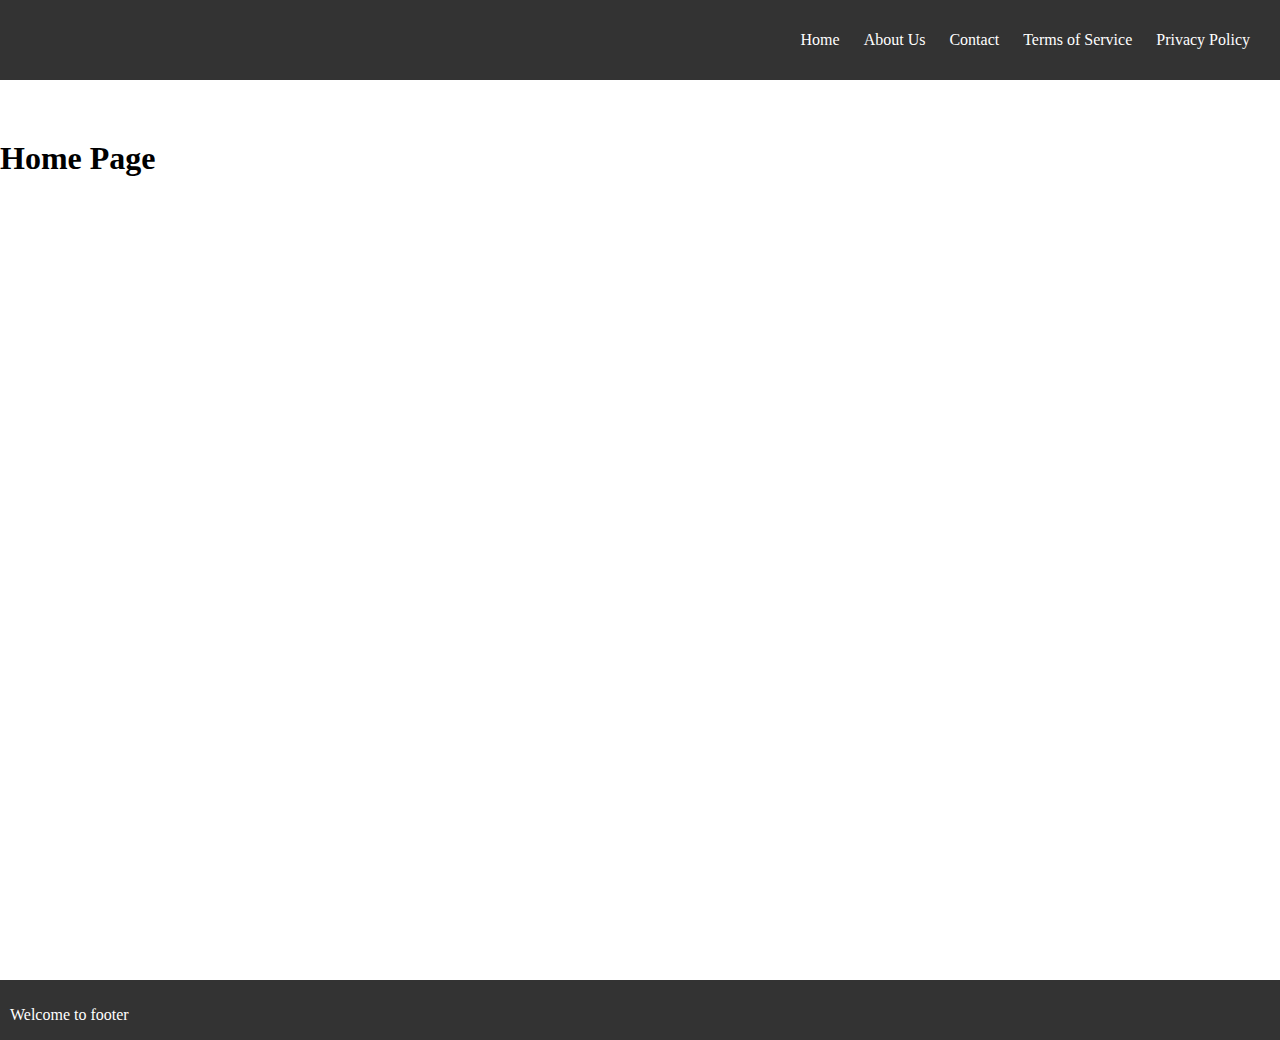
<file: index.html>
<!DOCTYPE html>
<html lang="en">
<head>
    <meta charset="UTF-8">
    <meta name="viewport" content="width=device-width, initial-scale=1.0">
    <title>Document</title>
    <link rel="stylesheet" href="styles.css">

</head>
<body>

    <header>
        <nav>
            <ul>
                <li><a href="index.html">Home</a></li>
                <li><a href="about.html">About Us</a></li>
                <li><a href="contact.html">Contact</a></li>
                <li><a href="terms.html">Terms of Service</a></li>
                <li><a href="privacy.html">Privacy Policy</a></li>
            </ul>
        </nav>
    </header>

    <main>

        <h1> Home Page </h1>
       

    </main>

    <footer>
        <p> Welcome to footer</p>
    </footer>
    
</body>
</html>
</file>
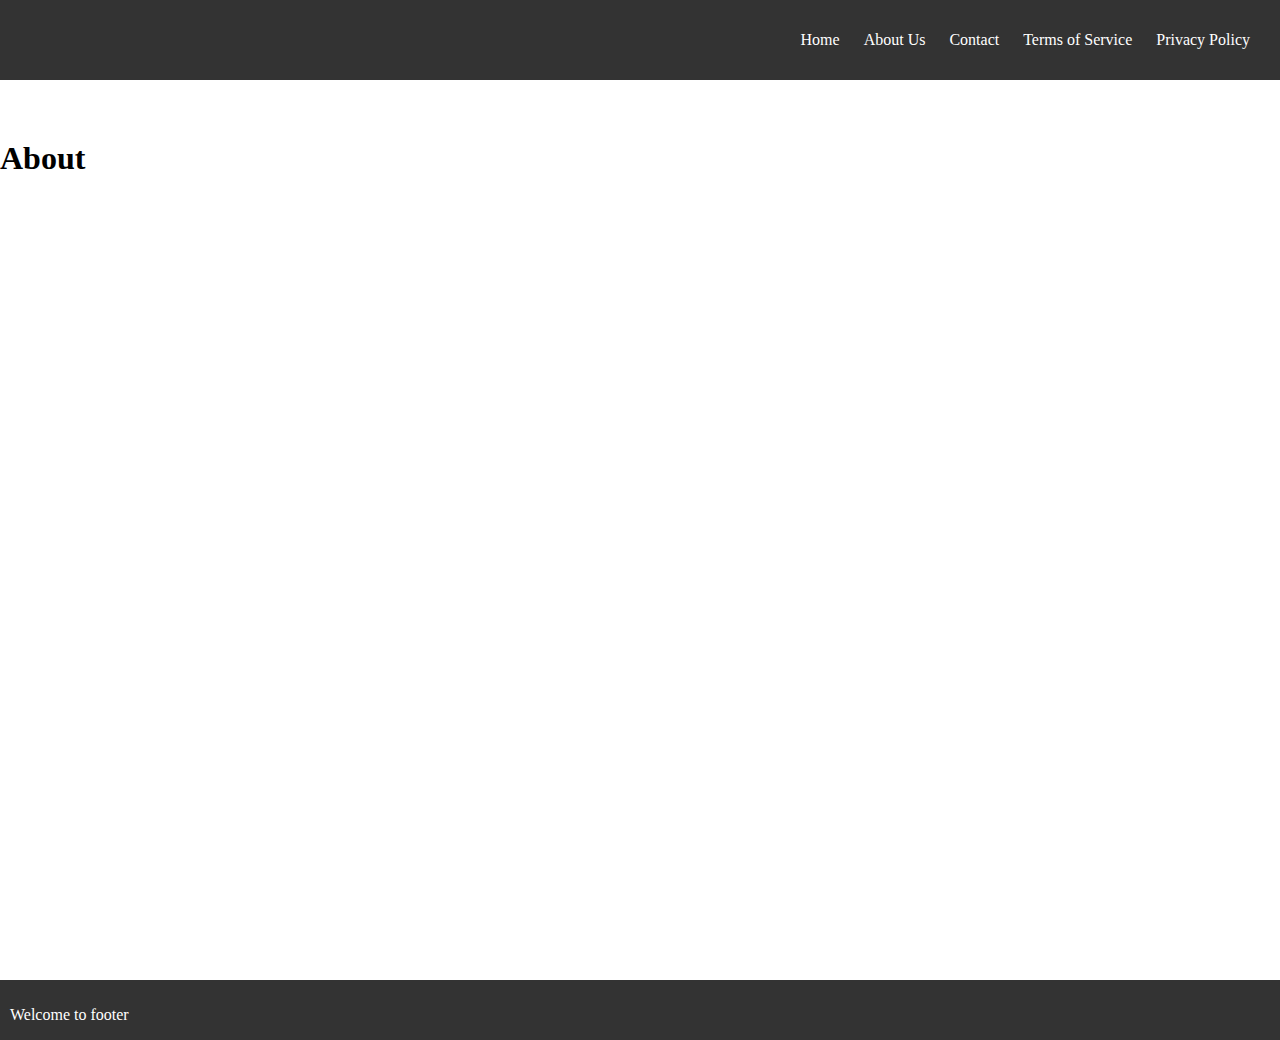
<file: about.html>
<!DOCTYPE html>
<html lang="en">
<head>
    <meta charset="UTF-8">
    <meta name="viewport" content="width=device-width, initial-scale=1.0">
    <title>Document</title>
    <link rel="stylesheet" href="styles.css">

</head>
<body>

    <header>
        <nav>
            <ul>
                <li><a href="index.html">Home</a></li>
                <li><a href="about.html">About Us</a></li>
                <li><a href="contact.html">Contact</a></li>
                <li><a href="terms.html">Terms of Service</a></li>
                <li><a href="privacy.html">Privacy Policy</a></li>
            </ul>
        </nav>
    </header>

    <main>

        <h1> About </h1>
       

    </main>

    <footer>
        <p> Welcome to footer</p>
    </footer>
    
</body>
</html>
</file>
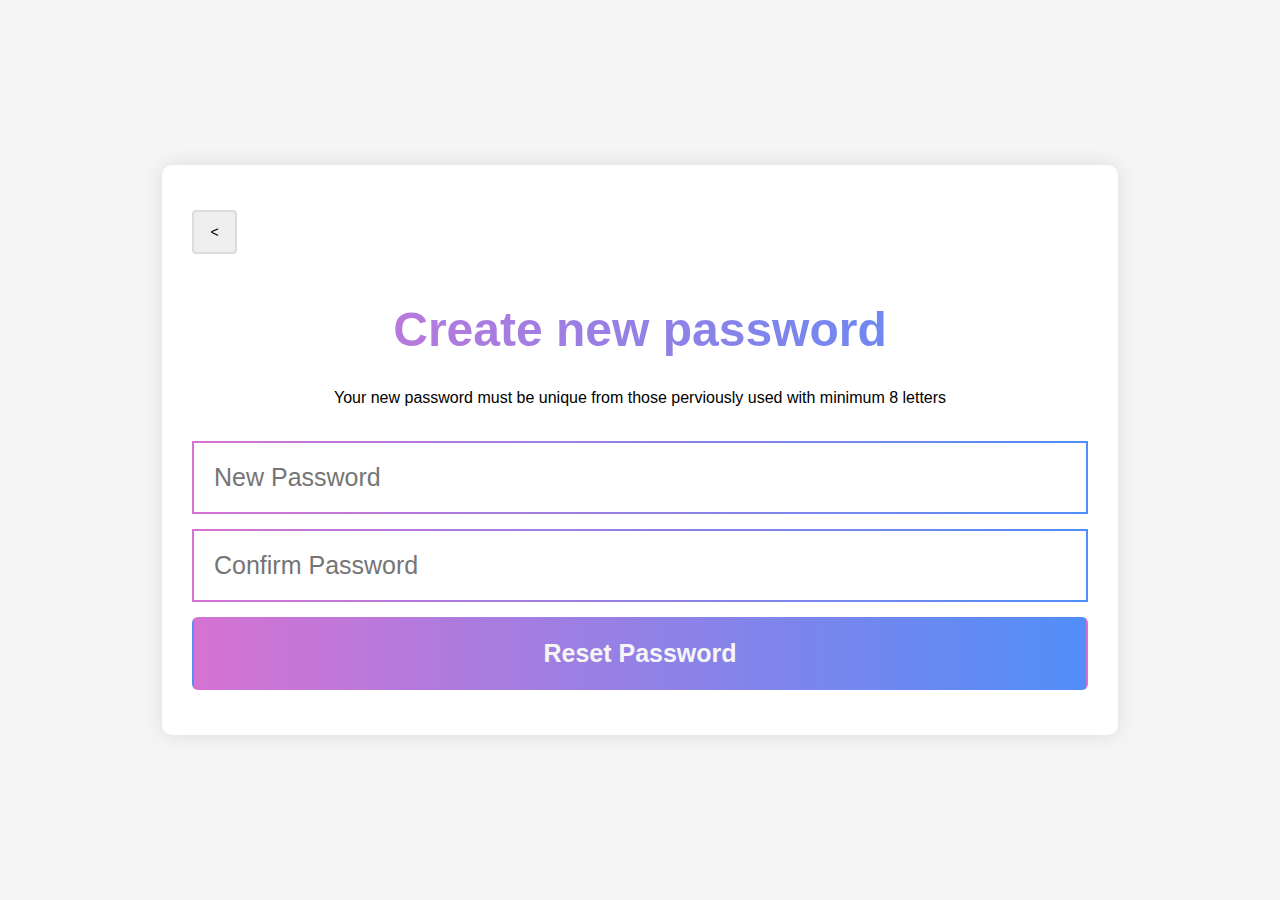
<file: changepassword.html>
<!DOCTYPE html>
<html lang="en">

<head>
    <meta charset="UTF-8">
    <meta name="viewport" content="width=device-width, initial-scale=1.0">
    <title>Login  Form</title>
    <link rel="stylesheet" href="forgotpassword-style.css">
</head>

<body>
    <div class="container">
        <div class="registration-form">
            <div class="above">
            <div class="registration-form-button">
            <button class="back-button">&lt;</button>
            </div>
            <h1 class="top-text">Create new password </h1>

            <p>Your new password must be unique from those perviously used with minimum 8 letters</p>
            <br>

            <input class="input-field" type="password" name="password" placeholder="New Password" required>
            <input class="input-field" type="password" name="confirm-password" placeholder="Confirm Password" required>
            
            <br>
            <button type="submit" class="login-button">Reset Password</button>

            </div>

        </div>
    </div>
</body>

</html>
</file>
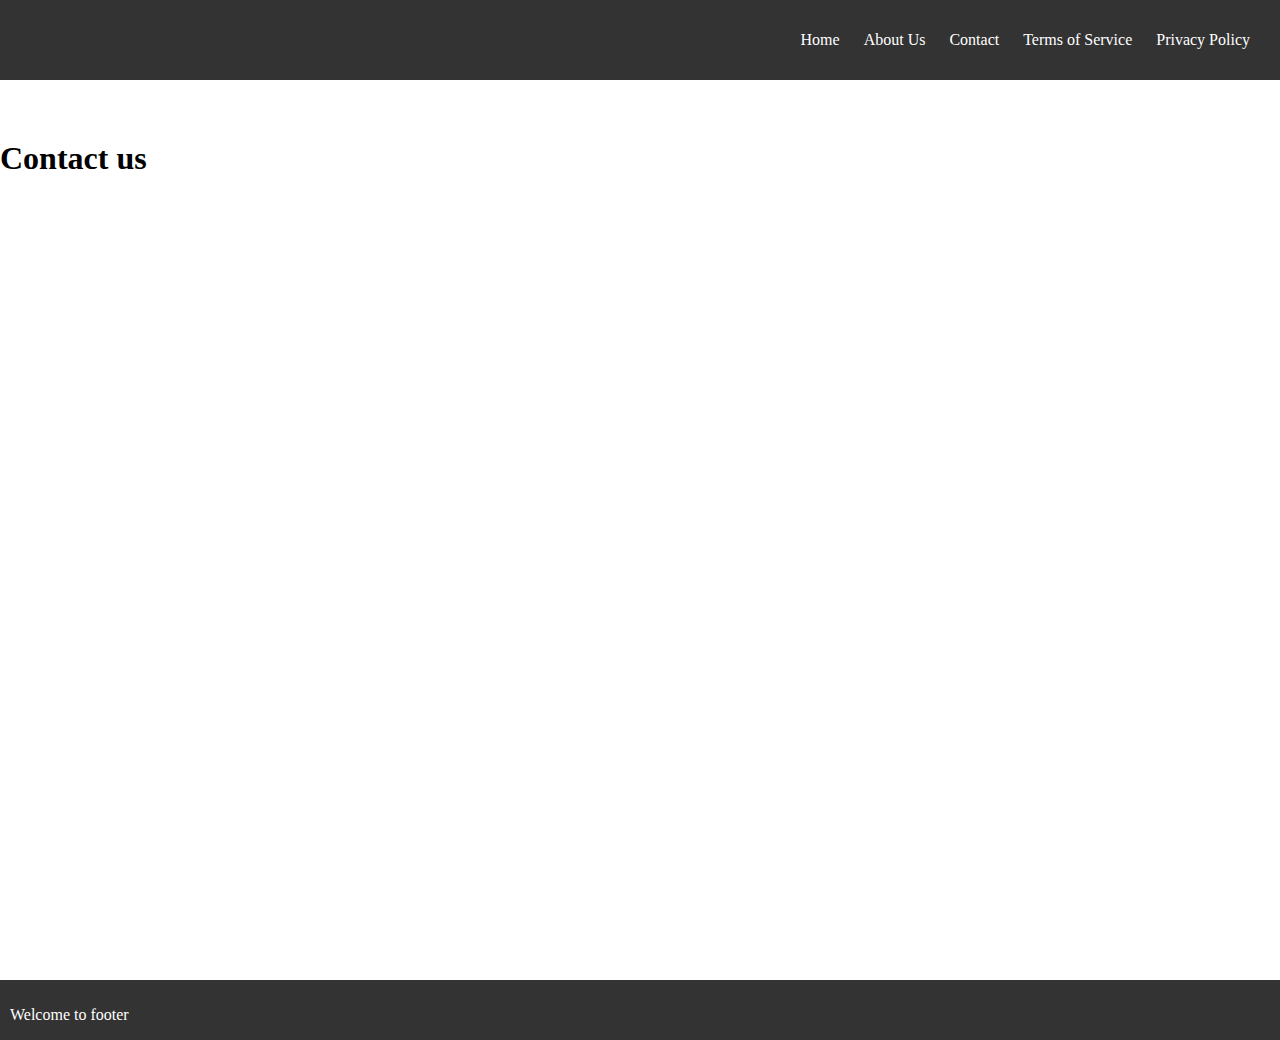
<file: contact.html>
<!DOCTYPE html>
<html lang="en">
<head>
    <meta charset="UTF-8">
    <meta name="viewport" content="width=device-width, initial-scale=1.0">
    <title>Document</title>
    <link rel="stylesheet" href="styles.css">

</head>
<body>

    <header>
        <nav>
            <ul>
                <li><a href="index.html">Home</a></li>
                <li><a href="about.html">About Us</a></li>
                <li><a href="contact.html">Contact</a></li>
                <li><a href="terms.html">Terms of Service</a></li>
                <li><a href="privacy.html">Privacy Policy</a></li>
            </ul>
        </nav>
    </header>

    <main>

        <h1> Contact us </h1>
       

    </main>

    <footer>
        <p> Welcome to footer</p>
    </footer>
    
</body>
</html>
</file>
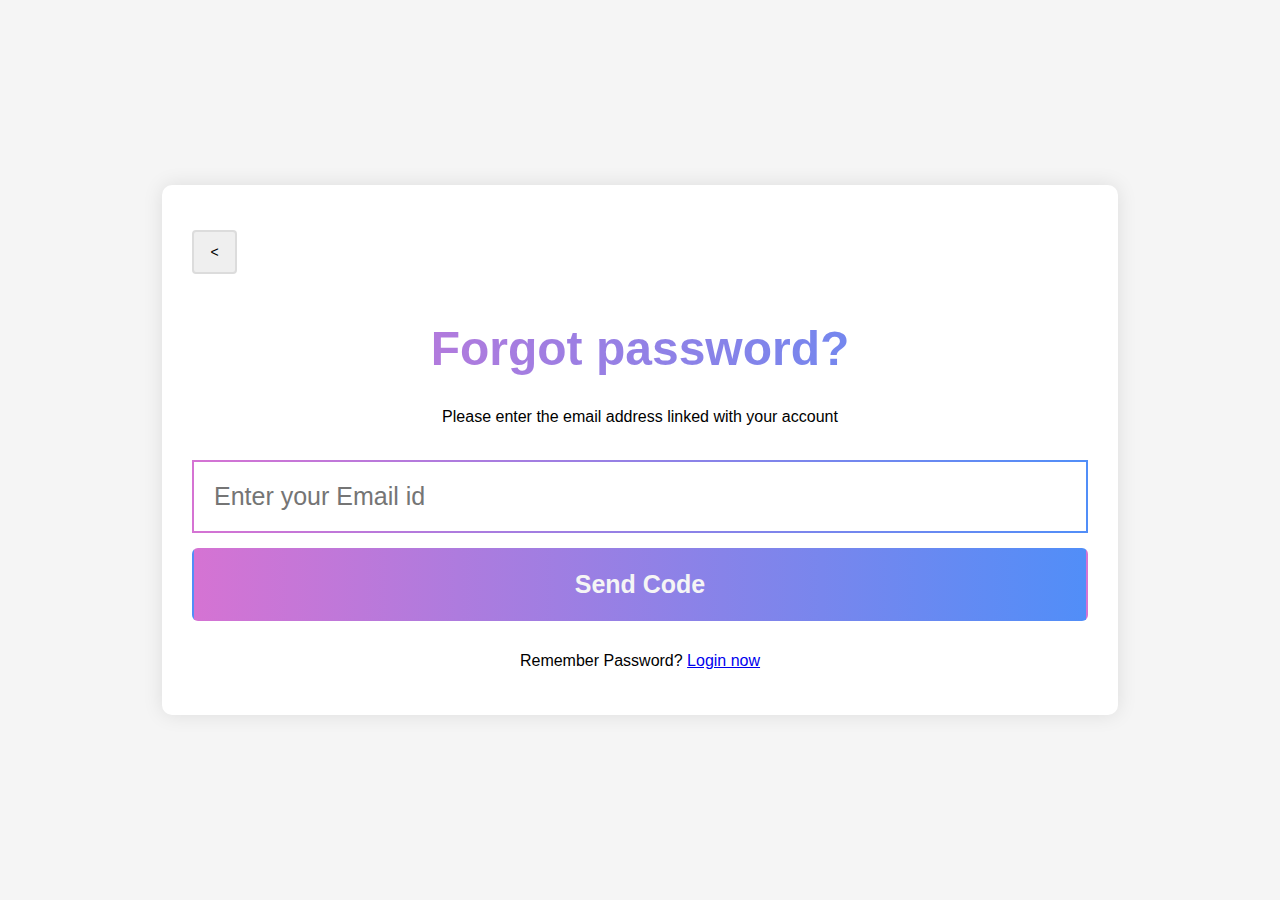
<file: forgot-password.html>
<!DOCTYPE html>
<html lang="en">

<head>
    <meta charset="UTF-8">
    <meta name="viewport" content="width=device-width, initial-scale=1.0">
    <title>Login  Form</title>
    <link rel="stylesheet" href="forgotpassword-style.css">
</head>

<body>
    <div class="container">
        <div class="registration-form">
            <div class="above">
            <div class="registration-form-button">
            <button class="back-button">&lt;</button>
            </div>
            <h1 class="top-text">Forgot password?</h1>

            <p>Please enter the email address linked with your account</p>
            <br>

            <input class="input-field" type="email" name="email" placeholder="Enter your Email id " required>
            
            <br>
            <button type="submit" class="login-button">Send Code</button>

            </div>

            <div class="below">
            
            <p class="login-link">Remember Password? <a href="loginpage.html">Login now</a></p>
           </div>
        </div>
    </div>
</body>

</html>
</file>
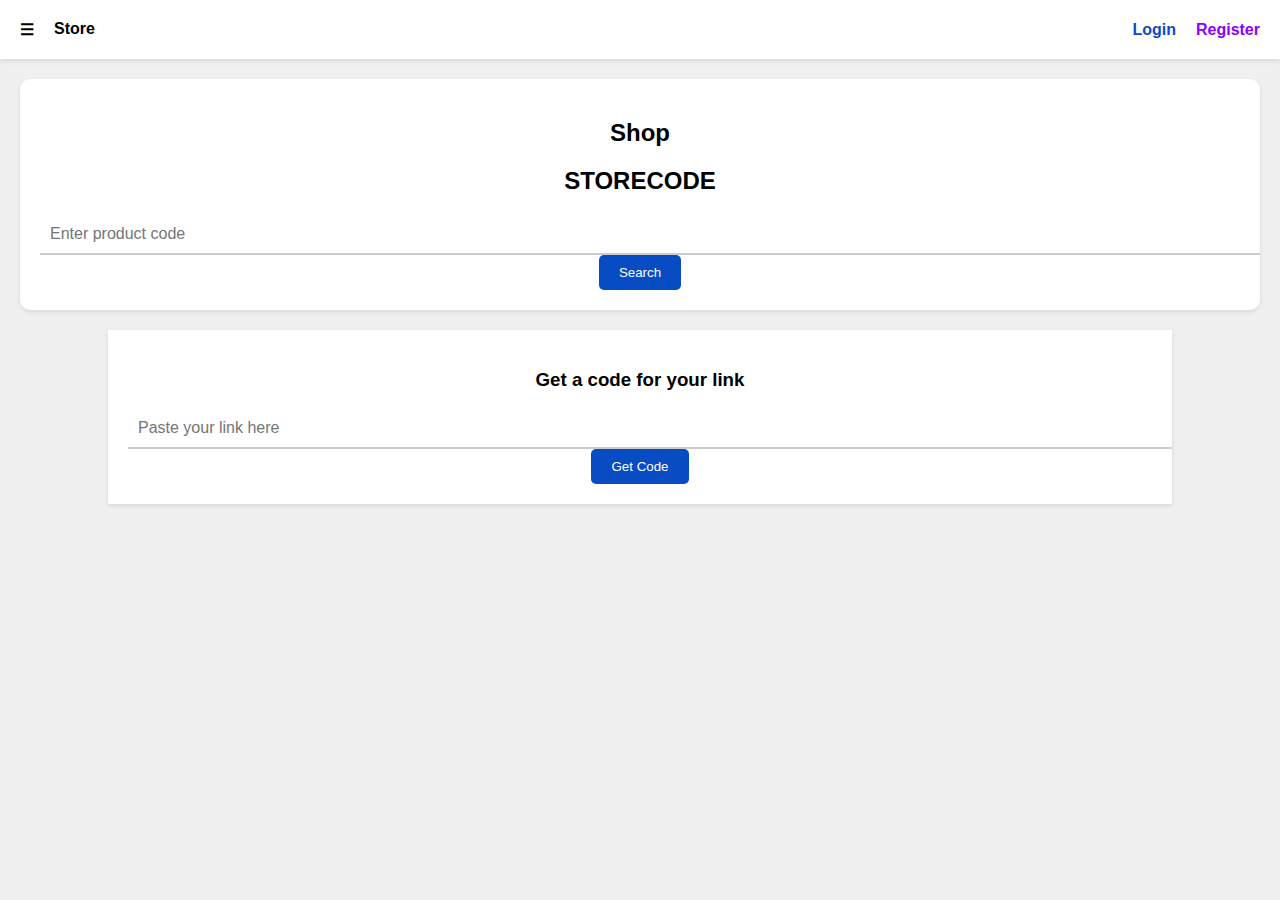
<file: HO.html>
<!DOCTYPE html>
<html lang="en">

<head>
    <meta charset="UTF-8">
    <meta name="viewport" content="width=device-width, initial-scale=1.0">
    <title>Mobile Screen Design</title>
    <link rel="stylesheet" href="styles11.css">

    
</head>

<body>
    <header>
        <div class="header-right"> 
        <div class="menu-icon">☰</div>
        <div class="store-icon">Store</div>
        
        </div>
        <div class="header-left">
        <div class="login-link">Login</div>
        <div class="register-link">Register</div>
       </div>
    </header>

    <div class="main-content">
        <div class="background-div background"></div>
        <!-- <div class="falling-div-left background"></div>
        <div class="falling-div-right background"></div> -->

        <div>
            <h2>Shop</h2>
            <h2>STORECODE</h2>
        </div>

        <div class="input-section">
            <input type="text" placeholder="Enter product code">
            <button class="search-button">Search</button>
        </div>
    </div>

    <div class="bottom-rectangle">
        <h3>Get a code for your link</h3>
        <input type="text" placeholder="Paste your link here">
        <button class="get-code-button" >Get Code</button>
    </div>

   
</body>

</html>
</file>
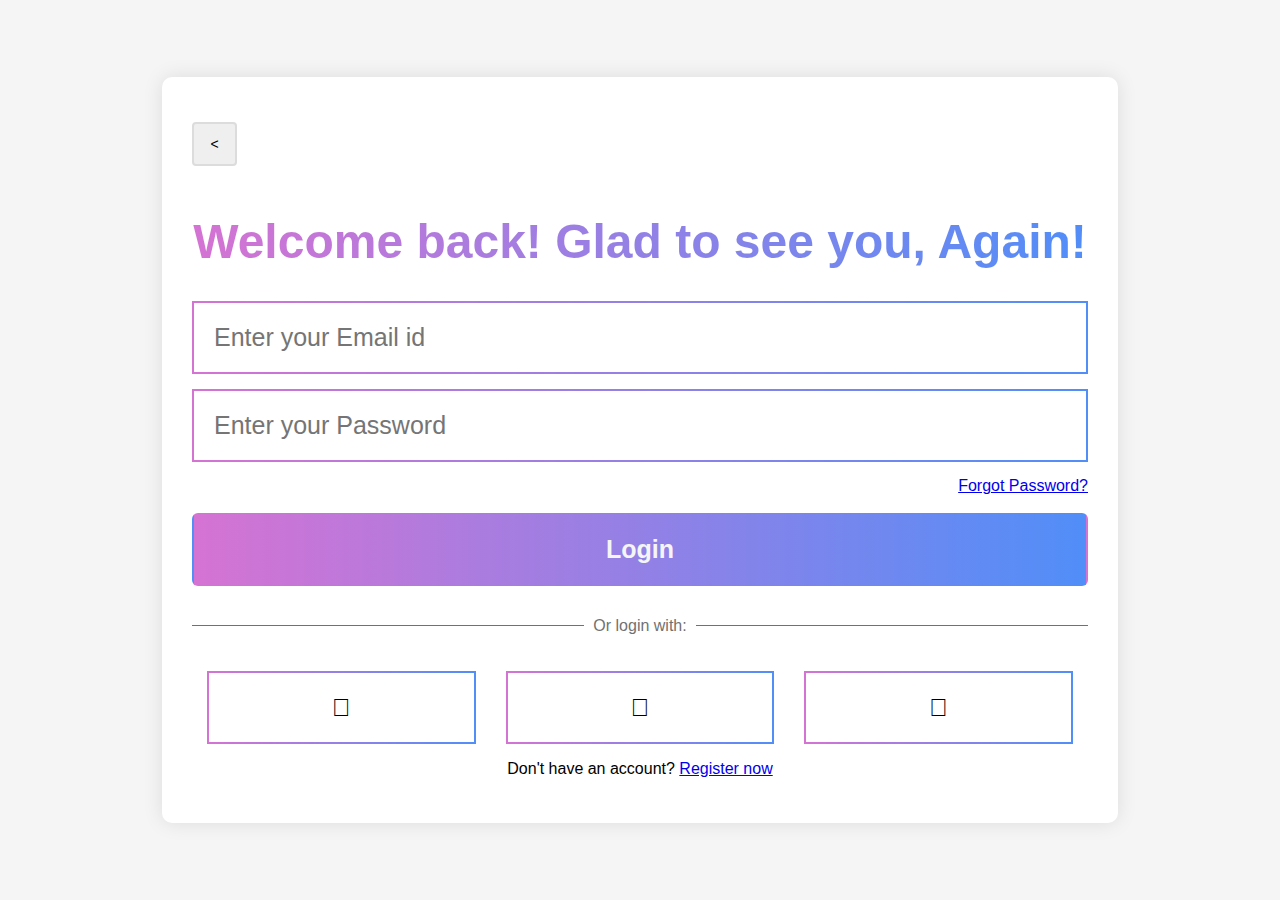
<file: loginpage.html>
<!DOCTYPE html>
<html lang="en">

<head>
    <meta charset="UTF-8">
    <meta name="viewport" content="width=device-width, initial-scale=1.0">
    <title>Login  Form</title>
    <link rel="stylesheet" href="loginpage-style.css">
</head>

<body>
    <div class="container">
        <div class="registration-form">
            <div class="registration-form-button">
            <button class="back-button">&lt;</button>
            </div>
            <h1 class="top-text">Welcome back! Glad to see you, Again!</h1>

            <input class="input-field" type="email" name="email" placeholder="Enter your Email id " required>
            <input class="input-field" type="password" name="password" placeholder="Enter your Password" required>
            <div class="forget-password">
                <a href="forgot-password.html">Forgot Password?</a>

            </div>
            <br>
            <button type="submit" class="login-button">Login</button>
            <div class="or-line">
                <hr>
                <p class="or-text">  &nbsp; Or login with: &nbsp; </p>
                <hr>
            </div>
            <div class="social-icons">
                <span class="social-icon">&#xf230;</span> 
                <span class="social-icon">&#xf16d;</span> 
                <span class="social-icon">&#xf179;</span> 
            </div>
            <p class="login-link">Don't have an account? <a href="register.html">Register now</a></p>
        </div>
    </div>
</body>

</html>
</file>
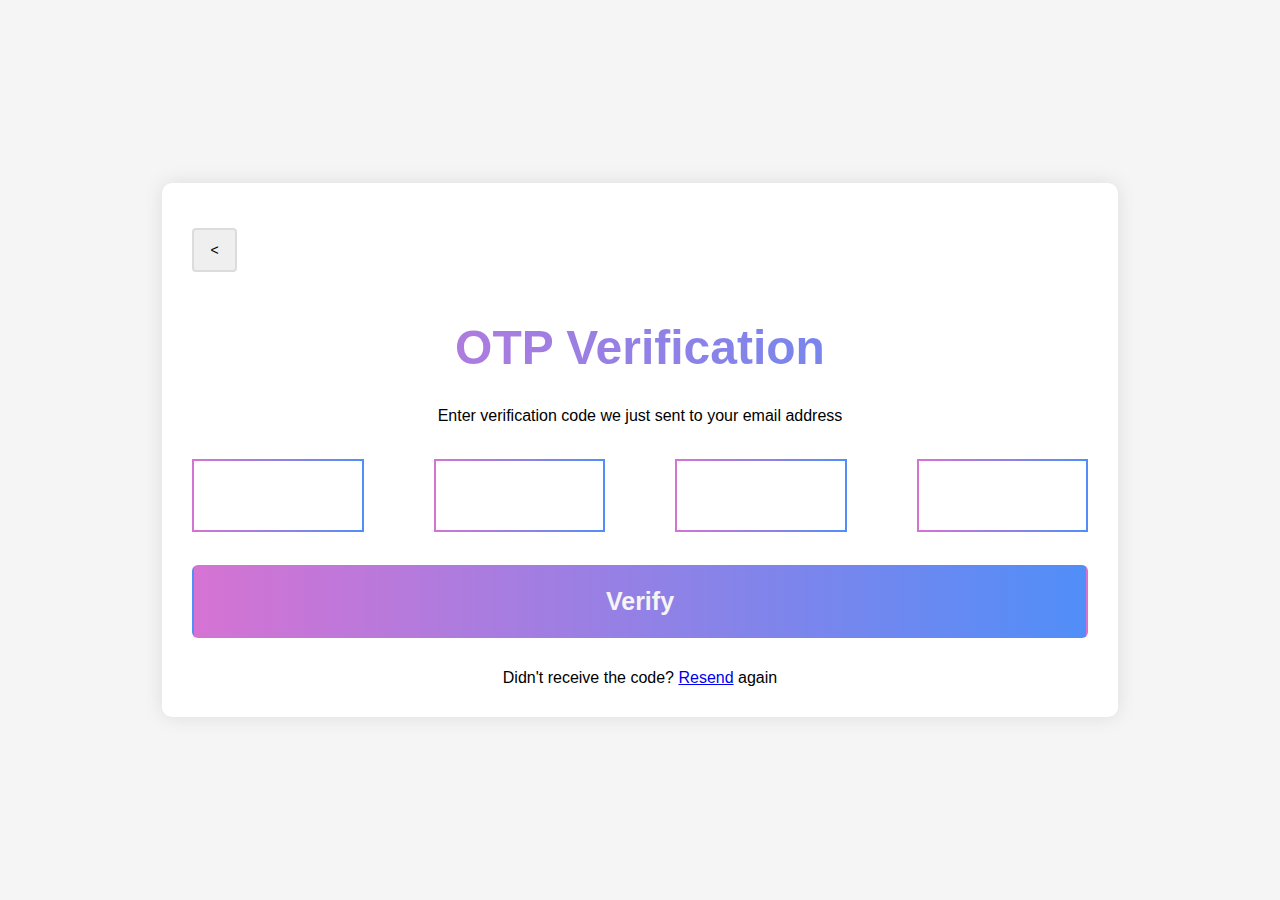
<file: otp-verification.html>
<!DOCTYPE html>
<html lang="en">

<head>
    <meta charset="UTF-8">
    <meta name="viewport" content="width=device-width, initial-scale=1.0">
    <title>OTP Verification</title>
    <link rel="stylesheet" href="otp-verification-style.css"> 
</head>

<body>
    <div class="container">
        <div class="registration-form">
            <div class="above">
                <div class="registration-form-button">
                    <button class="back-button">&lt;</button>
                </div>
                <h1 class="top-text">OTP Verification</h1>
                
                <p>Enter verification code we just sent to your email address</p>
                <br>

                <div class="otp">
                <input class="otp-input" type="text" name="otp1" maxlength="1" required>
                <input class="otp-input" type="text" name="otp2" maxlength="1" required>
                <input class="otp-input" type="text" name="otp3" maxlength="1" required>
                <input class="otp-input" type="text" name="otp4" maxlength="1" required>

                </div>

                <br>

               
                <button type="submit" class="login-button">Verify</button>

            </div>

            <div class="below">
                <p class="login-link">Didn't receive the code? <a href="#">Resend</a> again</p>
            </div>
        </div>
    </div>
</body>

</html>
</file>
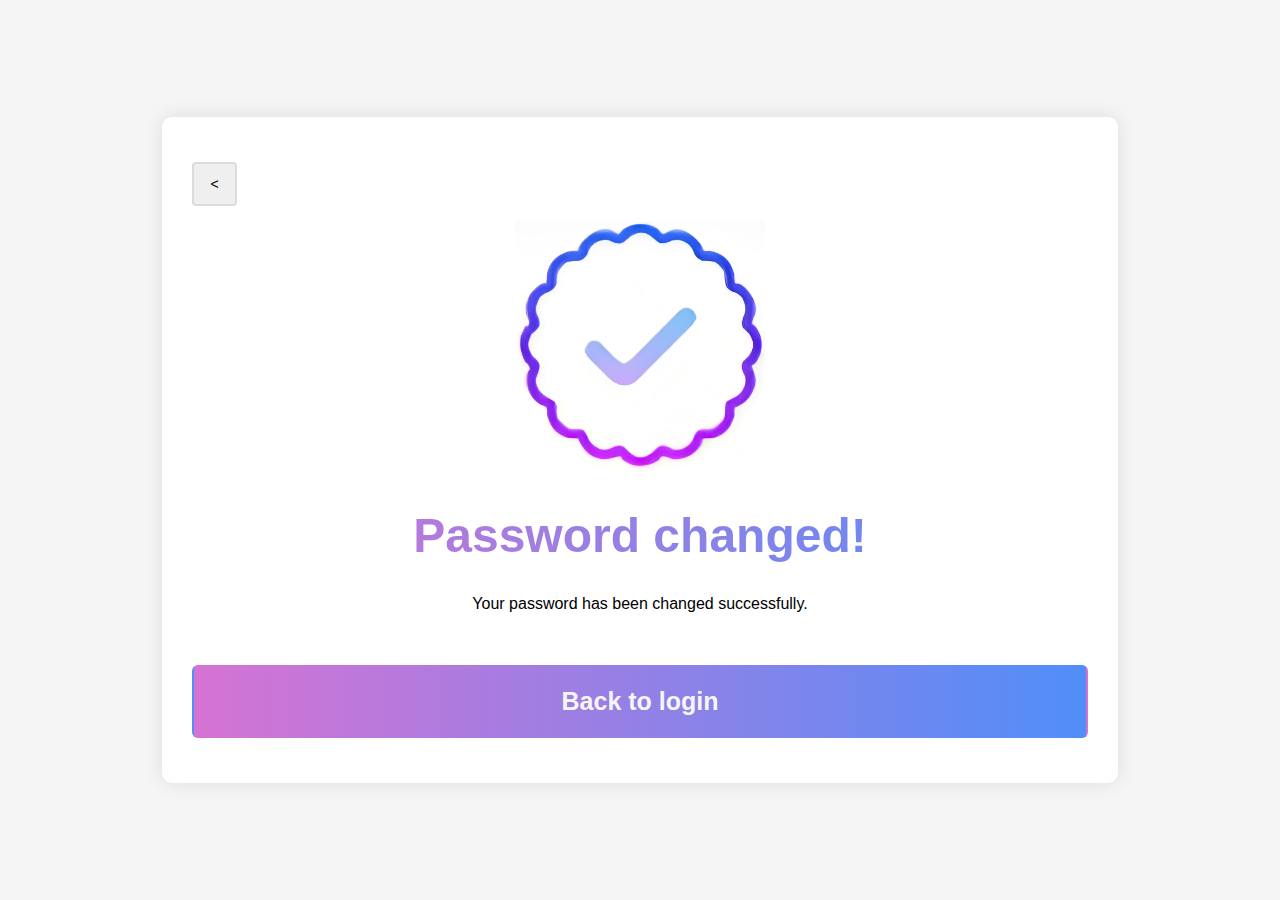
<file: passwordchnaged.html>
<!DOCTYPE html>
<html lang="en">

<head>
    <meta charset="UTF-8">
    <meta name="viewport" content="width=device-width, initial-scale=1.0">
    <title>Login  Form</title>
    <link rel="stylesheet" href="passwordchanged-style.css">
</head>

<body>
    <div class="container">
        <div class="registration-form">
            <div class="above">
            <div class="registration-form-button">
            <button class="back-button">&lt;</button>
            </div>

            <div class="passimg">

            <img src="passicon.png" alt="Password Changed">

            </div>


            <h1 class="top-text">Password changed! </h1>

            <p>Your password has been changed successfully.</p>
            <br>

            
            
            <br>
            <button id="myButton" type="submit" class="login-button" > Back to login</button>

            </div>

        </div>
    </div>

    <script>
        document.getElementById("myButton").addEventListener("click", function() {
            
            window.location.href = "loginpage.html";
        });
    </script>
</body>

</html>
</file>
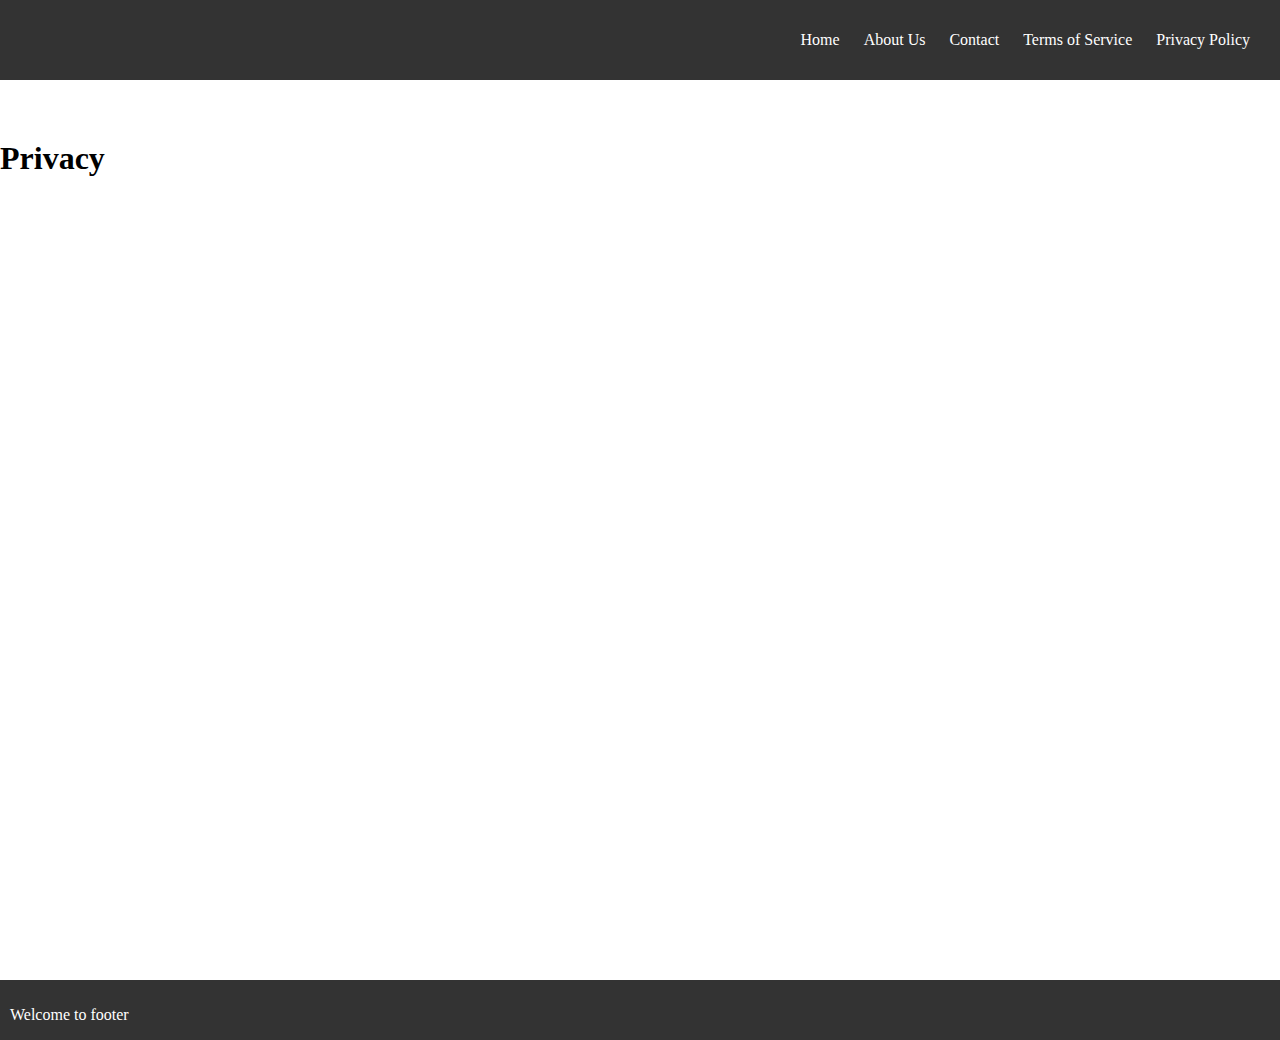
<file: privacy.html>
<!DOCTYPE html>
<html lang="en">
<head>
    <meta charset="UTF-8">
    <meta name="viewport" content="width=device-width, initial-scale=1.0">
    <title>Document</title>
    <link rel="stylesheet" href="styles.css">

</head>
<body>

    <header>
        <nav>
            <ul>
                <li><a href="index.html">Home</a></li>
                <li><a href="about.html">About Us</a></li>
                <li><a href="contact.html">Contact</a></li>
                <li><a href="terms.html">Terms of Service</a></li>
                <li><a href="privacy.html">Privacy Policy</a></li>
            </ul>
        </nav>
    </header>

    <main>

        <h1> Privacy </h1>
       

    </main>

    <footer>
        <p> Welcome to footer</p>
    </footer>
    
</body>
</html>
</file>
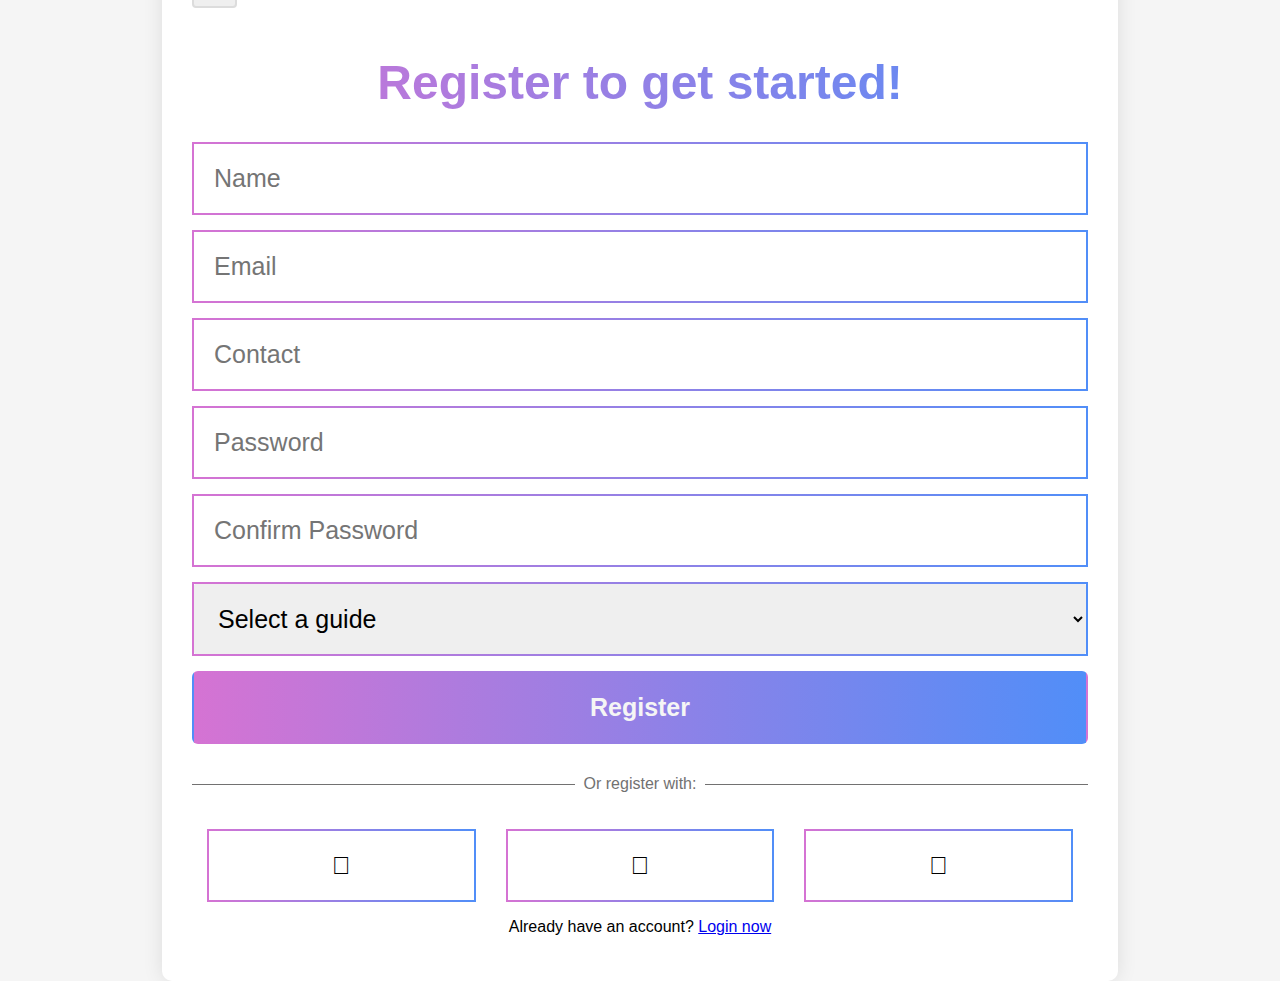
<file: register.html>
<!DOCTYPE html>
<html lang="en">

<head>
    <meta charset="UTF-8">
    <meta name="viewport" content="width=device-width, initial-scale=1.0">
    <title>Registration Form</title>
    <link rel="stylesheet" href="register.css">
</head>

<body>
    <div class="container">
        <div class="registration-form">
            <div class="registration-form-button">
            <button class="back-button">&lt;</button>
            </div>
            <h1 class="top-text">Register to get started!</h1>
            <input class="input-field" type="text" name="name" placeholder="Name" required>
            <input class="input-field" type="email" name="email" placeholder="Email" required>
            <input class="input-field" type="text" name="contact" placeholder="Contact" required>
            <input class="input-field" type="password" name="password" placeholder="Password" required>
            <input class="input-field" type="password" name="confirm-password" placeholder="Confirm Password" required>
            <select class="dropdown-field" required>
                <option value="" disabled selected>Select a guide</option>
                
            </select>
            <button type="submit" class="login-button">Register</button>
            <div class="or-line">
                <hr>
                <p class="or-text">  &nbsp; Or register with: &nbsp; </p>
                <hr>
            </div>
            <div class="social-icons">
                <span class="social-icon">&#xf230;</span> 
                <span class="social-icon">&#xf16d;</span>
                <span class="social-icon">&#xf179;</span> 
            </div>
            <p class="login-link">Already have an account? <a href="loginpage.html">Login now</a></p>
        </div>
    </div>
</body>

</html>
</file>
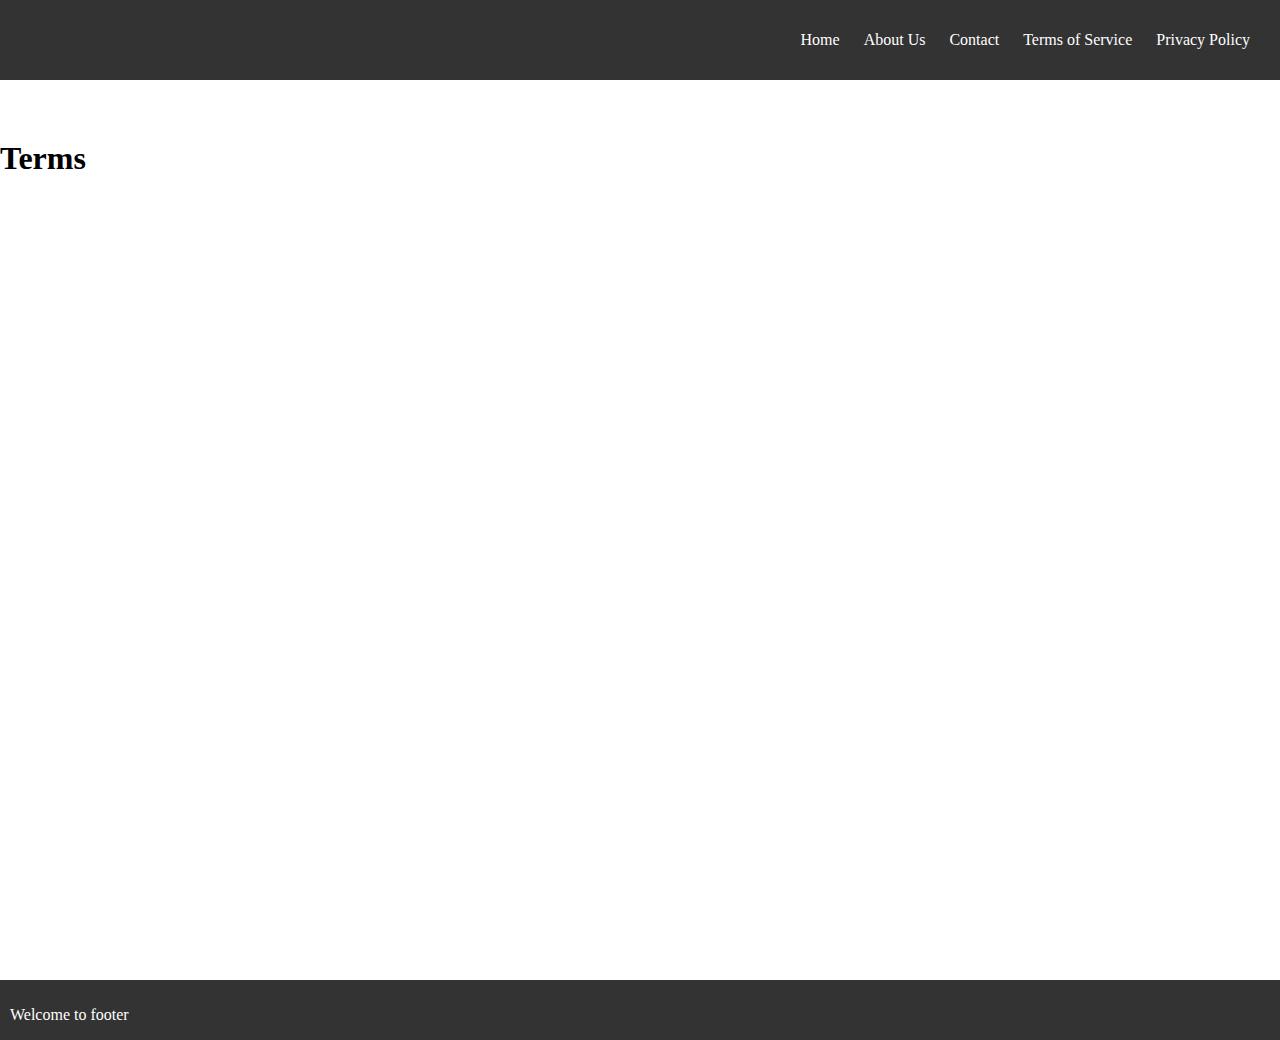
<file: terms.html>
<!DOCTYPE html>
<html lang="en">
<head>
    <meta charset="UTF-8">
    <meta name="viewport" content="width=device-width, initial-scale=1.0">
    <title>Document</title>
    <link rel="stylesheet" href="styles.css">

</head>
<body>

    <header>
        <nav>
            <ul>
                <li><a href="index.html">Home</a></li>
                <li><a href="about.html">About Us</a></li>
                <li><a href="contact.html">Contact</a></li>
                <li><a href="terms.html">Terms of Service</a></li>
                <li><a href="privacy.html">Privacy Policy</a></li>
            </ul>
        </nav>
    </header>

    <main>

        <h1> Terms </h1>
       

    </main>

    <footer>
        <p> Welcome to footer</p>
    </footer>
    
</body>
</html>
</file>
<file: styles.css>
body {
    margin: 0;
    padding: 0;
    position: relative;
    box-sizing: border-box;

}

header {
    background-color: #333;
    padding: 10px;
    color: #fff;
    height: 60px; 
    display: flex;
    justify-content: right;
    align-items: center;
}

nav ul {
    list-style: none;
    margin: 0;
    padding: 0;
}

nav ul li {
    display: inline;
    margin-right: 20px;
}

nav a {
    color: #fff;
    text-decoration: none;
    transition: transform 0.3s ease-in-out;
}

nav a:hover {
    transform: scale(1.1);
}

header {
    animation: headerMotion 0.5s ease-in-out;
}

@keyframes headerMotion {
    from {
        opacity: 0;
        transform: translateY(-20px);
    }
    to {
        opacity: 1;
        transform: translateY(0);
    }
}

main {
    margin-top: 60px;
    min-height: calc(100vh - 60px); 
}

footer {
    background-color: #333;
    color: #fff;
    padding: 10px;
   
    height: 40px; 
}
</file>
<file: forgotpassword-style.css>
:root {
    --main-color-start: #d573d3; 
    --main-color-end: #518ef8;   
}

body {
    margin: 0;
    padding: 0;
    font-family: 'Segoe UI', Tahoma, Geneva, Verdana, sans-serif;
    background-color: #f5f5f5;
    color: linear-gradient(90deg, rgba(213,115,211,1) 0%, rgba(81,142,248,1) 100%);
    box-sizing: border-box;
    
}
.top-text{
    font-size: xxx-large;
    background: linear-gradient(90deg, rgba(213,115,211,1) 0%, rgba(81,142,248,1) 100%);
	-webkit-background-clip: text;
	-webkit-text-fill-color: transparent;
}
.container {
    display: flex;
    justify-content: center;
    align-items: center;
    height: 100vh;
    /* justify-content: space-between; */
    flex-direction: row; 
}

.registration-form {
    background-color: #ffffff;
    padding: 30px;
    border-radius: 10px;
    box-shadow: 0 0 20px rgba(0, 0, 0, 0.1);
    text-align: center;
    width: 70%;
    display: flex;
    justify-content: space-between;
    flex-direction: column;
}

/* .input-field,
.social-icon,
.dropdown-field
{
    border: 5px solid;

border-image: linear-gradient(90deg, rgba(213,115,211,1) 0%, rgba(81,142,248,1) 100%) ;
border-image-slice: 1;

} */
/* .login-button{
    background: linear-gradient(90deg, rgba(213,115,211,1) 0%, rgba(81,142,248,1) 100%);

} */

.input-field,
.dropdown-field,
.login-button,
.back-button,
.social-icons,
.login-link {
    width: 100%;
    margin-bottom: 15px;
}

.input-field,
.dropdown-field,
.login-button {
    font-size: 16px;
    padding: 12px;
    border: 1px solid #ccc;
    border-radius: 6px;
    box-sizing: border-box;
}

.back-button {
    font-size: 14px;
    margin-top: 15px;
    padding: 12px; 
    border-radius: 4px; 
    width: 45px;
    border: 2px solid gainsboro;

    
    
}
.registration-form-button{
    display: flex;

    justify-content: left;

}

.social-icons {
    margin-top: 20px;
    display: flex;
    justify-content: space-between;
}

.social-icon {
    margin: 0 15px;
    flex: 3;
    font-size: 24px;
    cursor: pointer;
    color: linear-gradient(90deg, rgba(213,115,211,1) 0%, rgba(81,142,248,1) 100%);
}

.or-line {
    display: flex;
    align-items: center;
    text-align: center;
    color: #727171;
}

.or-line hr {
    flex: 1;
    border: none;
    height: 1px;
    background-color: #727171;
}

@media (max-width: 768px) {
    .registration-form {
        width: 80%;
    }
}



/* ... */


.input-field,
.social-icon,
.dropdown-field {
    font-size: 25px;
    padding: 20px;
    box-sizing: border-box;
    border: 2px solid;
    border-image: linear-gradient(90deg, rgba(213, 115, 211, 1) 0%, rgba(81, 142, 248, 1) 100%);
    border-image-slice: 1;
    border-radius: 9px;


}




 .login-button {
    font-size: 25px;
    color: #f5f5f5;
    font-weight: 600;
    padding: 20px;
    box-sizing: border-box;
    background: linear-gradient(90deg, rgba(213, 115, 211, 1) 0%, rgba(81, 142, 248, 1) 100%);
    border: 2px solid transparent;
    /* border-image: linear-gradient(90deg, rgba(213, 115, 211, 1) 0%, rgba(81, 142, 248, 1) 100%);
    border-image-slice: 1;
    border-radius: 9px; */
} 

.above{
    flex: 2;
}
.below{
    flex: 1;
    align-items: end;
    justify-content: center;
}
</file>
<file: styles11.css>
body {
            margin: 0;
            padding: 0;
            font-family: Arial, sans-serif;
            background-color: #f0f0f0;
        }

        header {
            display: flex;
            justify-content: space-between;
            flex-direction: row;
            
            align-items: center;
            padding: 10px;
            background-color: #ffffff;
            box-shadow: 0 2px 5px rgba(0, 0, 0, 0.1);
        }


        .header-right,.header-left{
            display: flex;
            flex-direction: row;

        }
        .header-right{

        }
        .menu-icon,
        .store-icon,
        .login-link,
        .register-link {
            cursor: pointer;
            padding: 10px;
            font-weight: bold;
        }

        .login-link {
            color: #084CC3;
        }

        .register-link {
            color: #8B00FF;
        }

        .main-content {
            margin: 20px;
            background-color: #ffffff;
            border-radius: 10px;
            box-shadow: 0 2px 5px rgba(0, 0, 0, 0.1);
            padding: 20px;
            text-align: center;
            position: relative;
        }

        .input-section {
            margin-top: 20px;
            position: relative;
        }

        input {
            width: 100%;
            padding: 10px;
            border: none;
            border-bottom: 2px solid #ccc;
            outline: none;
            font-size: 16px;
        }

        .search-button {
            background-color: #084CC3;
            color: #ffffff;
            border: none;
            padding: 10px 20px;
            border-radius: 5px;
            cursor: pointer;
        }

        .background-div {
            position: absolute;
            top: 0;
            left: 0;
            width: 100%;
            height: 100%;
            z-index: -1;
        }

        .falling-div-left,
        .falling-div-right {
            position: absolute;
            width: 50%;
            height: 100%;
            background-color: #ffcccc; 
            z-index: -2;
            animation: fallAnimation 3s infinite linear;
        }

        .bottom-rectangle {
            width: 80%;
            margin: 20px auto;
            background-color: #ffffff;
            box-shadow: 0 2px 5px rgba(0, 0, 0, 0.1);
            padding: 20px;
            text-align: center;
        }

        .get-code-button {
            background-color: #084CC3;
            color: #ffffff;
            border: none;
            padding: 10px 20px;
            border-radius: 5px;
            cursor: pointer;
        }
</file>
<file: loginpage-style.css>
:root {
    --main-color-start: #d573d3; 
    --main-color-end: #518ef8;   
}

body {
    margin: 0;
    padding: 0;
    font-family: 'Segoe UI', Tahoma, Geneva, Verdana, sans-serif;
    background-color: #f5f5f5;
    color: linear-gradient(90deg, rgba(213,115,211,1) 0%, rgba(81,142,248,1) 100%);
    box-sizing: border-box;
    
}
.top-text{
    font-size: xxx-large;
    background: linear-gradient(90deg, rgba(213,115,211,1) 0%, rgba(81,142,248,1) 100%);
	-webkit-background-clip: text;
	-webkit-text-fill-color: transparent;
}
.container {
    display: flex;
    justify-content: center;
    align-items: center;
    height: 100vh;
    /* justify-content: space-between; */
    flex-direction: row; 
}

.registration-form {
    background-color: #ffffff;
    padding: 30px;
    border-radius: 10px;
    box-shadow: 0 0 20px rgba(0, 0, 0, 0.1);
    text-align: center;
    width: 70%;
}

/* .input-field,
.social-icon,
.dropdown-field
{
    border: 5px solid;

border-image: linear-gradient(90deg, rgba(213,115,211,1) 0%, rgba(81,142,248,1) 100%) ;
border-image-slice: 1;

} */
/* .login-button{
    background: linear-gradient(90deg, rgba(213,115,211,1) 0%, rgba(81,142,248,1) 100%);

} */

.input-field,
.dropdown-field,
.login-button,
.back-button,
.social-icons,
.login-link {
    width: 100%;
    margin-bottom: 15px;
}

.input-field,
.dropdown-field,
.login-button {
    font-size: 16px;
    padding: 12px;
    border: 1px solid #ccc;
    border-radius: 6px;
    box-sizing: border-box;
}

.back-button {
    font-size: 14px;
    margin-top: 15px;
    padding: 12px; 
    border-radius: 4px; 
    width: 45px;
    border: 2px solid gainsboro;

    
    
}
.registration-form-button{
    display: flex;

    justify-content: left;

}

.social-icons {
    margin-top: 20px;
    display: flex;
    justify-content: space-between;
}

.social-icon {
    margin: 0 15px;
    flex: 3;
    font-size: 24px;
    cursor: pointer;
    color: linear-gradient(90deg, rgba(213,115,211,1) 0%, rgba(81,142,248,1) 100%);
}

.or-line {
    display: flex;
    align-items: center;
    text-align: center;
    color: #727171;
}

.or-line hr {
    flex: 1;
    border: none;
    height: 1px;
    background-color: #727171;
}

@media (max-width: 768px) {
    .registration-form {
        width: 80%;
    }
}



/* ... */


.input-field,
.social-icon,
.dropdown-field {
    font-size: 25px;
    padding: 20px;
    box-sizing: border-box;
    border: 2px solid;
    border-image: linear-gradient(90deg, rgba(213, 115, 211, 1) 0%, rgba(81, 142, 248, 1) 100%);
    border-image-slice: 1;
    border-radius: 9px;


}




 .login-button {
    font-size: 25px;
    color: #f5f5f5;
    font-weight: 600;
    padding: 20px;
    box-sizing: border-box;
    background: linear-gradient(90deg, rgba(213, 115, 211, 1) 0%, rgba(81, 142, 248, 1) 100%);
    border: 2px solid transparent;
    /* border-image: linear-gradient(90deg, rgba(213, 115, 211, 1) 0%, rgba(81, 142, 248, 1) 100%);
    border-image-slice: 1;
    border-radius: 9px; */
} 

.forget-password{
    display: flex;
    justify-content: end;
    text-decoration: none;
}
</file>
<file: otp-verification-style.css>
:root {
    --main-color-start: #d573d3; 
    --main-color-end: #518ef8;   
}

body {
    margin: 0;
    padding: 0;
    font-family: 'Segoe UI', Tahoma, Geneva, Verdana, sans-serif;
    background-color: #f5f5f5;
    color: linear-gradient(90deg, rgba(213,115,211,1) 0%, rgba(81,142,248,1) 100%);
    box-sizing: border-box;
}

.top-text {
    font-size: xxx-large;
    background: linear-gradient(90deg, rgba(213,115,211,1) 0%, rgba(81,142,248,1) 100%);
    -webkit-background-clip: text;
    -webkit-text-fill-color: transparent;
}

.container {
    display: flex;
    justify-content: center;
    align-items: center;
    height: 100vh;
    flex-direction: row; 
}

.registration-form {
    background-color: #ffffff;
    padding: 30px;
    border-radius: 10px;
    box-shadow: 0 0 20px rgba(0, 0, 0, 0.1);
    text-align: center;
    width: 70%;
    display: flex;
    justify-content: space-between;
    flex-direction: column;
}

.input-field,
.dropdown-field,
.login-button,
.back-button,
.social-icons,
.login-link,
.otp-input {
    width: 100%;
    margin-bottom: 15px;
}

.input-field,
.dropdown-field,
.login-button,
.otp-input {
    font-size: 16px;
    padding: 12px;
    border: 1px solid #ccc;
    border-radius: 6px;
    box-sizing: border-box;
}

.back-button {
    font-size: 14px;
    margin-top: 15px;
    padding: 12px; 
    border-radius: 4px; 
    width: 45px;
    border: 2px solid gainsboro;
}

.registration-form-button {
    display: flex;
    justify-content: left;
}

.social-icons {
    margin-top: 20px;
    display: flex;
    justify-content: space-between;
}

.social-icon {
    margin: 0 15px;
    flex: 3;
    font-size: 24px;
    cursor: pointer;
    color: linear-gradient(90deg, rgba(213,115,211,1) 0%, rgba(81,142,248,1) 100%);
}

.or-line {
    display: flex;
    align-items: center;
    text-align: center;
    color: #727171;
}

.or-line hr {
    flex: 1;
    border: none;
    height: 1px;
    background-color: #727171;
}

@media (max-width: 768px) {
    .registration-form {
        width: 80%;
    }
}

.input-field,
.social-icon,
.dropdown-field,
.otp-input {
    font-size: 25px;
    padding: 20px;
    box-sizing: border-box;
    border: 2px solid;
    border-image: linear-gradient(90deg, rgba(213, 115, 211, 1) 0%, rgba(81, 142, 248, 1) 100%);
    border-image-slice: 1;
    border-radius: 9px;
}

.login-button {
    font-size: 25px;
    color: #f5f5f5;
    font-weight: 600;
    padding: 20px;
    box-sizing: border-box;
    background: linear-gradient(90deg, rgba(213, 115, 211, 1) 0%, rgba(81, 142, 248, 1) 100%);
    border: 2px solid transparent;
}

.above {
    flex: 2;
}

.below {
    flex: 1;
    align-items: end;
    justify-content: center;
}

.otp{
    display: flex;
    flex-direction: row;
    justify-content: space-evenly;
    gap: 70px;
 
    
    
}

.otp-input{
    flex: 1;
    
    text-align: center;
}
.login-link{
    margin-bottom: 0;
}
</file>
<file: passwordchanged-style.css>
:root {
    --main-color-start: #d573d3; 
    --main-color-end: #518ef8;   
}

body {
    margin: 0;
    padding: 0;
    font-family: 'Segoe UI', Tahoma, Geneva, Verdana, sans-serif;
    background-color: #f5f5f5;
    color: linear-gradient(90deg, rgba(213,115,211,1) 0%, rgba(81,142,248,1) 100%);
    box-sizing: border-box;
    
}
.top-text{
    font-size: xxx-large;
    background: linear-gradient(90deg, rgba(213,115,211,1) 0%, rgba(81,142,248,1) 100%);
	-webkit-background-clip: text;
	-webkit-text-fill-color: transparent;
}
.container {
    display: flex;
    justify-content: center;
    align-items: center;
    height: 100vh;
    /* justify-content: space-between; */
    flex-direction: row; 
}

.registration-form {
    background-color: #ffffff;
    padding: 30px;
    border-radius: 10px;
    box-shadow: 0 0 20px rgba(0, 0, 0, 0.1);
    text-align: center;
    width: 70%;
}

/* .input-field,
.social-icon,
.dropdown-field
{
    border: 5px solid;

border-image: linear-gradient(90deg, rgba(213,115,211,1) 0%, rgba(81,142,248,1) 100%) ;
border-image-slice: 1;

} */
/* .login-button{
    background: linear-gradient(90deg, rgba(213,115,211,1) 0%, rgba(81,142,248,1) 100%);

} */

.input-field,
.dropdown-field,
.login-button,
.back-button,
.social-icons,
.login-link {
    width: 100%;
    margin-bottom: 15px;
}

.input-field,
.dropdown-field,
.login-button {
    font-size: 16px;
    padding: 12px;
    border: 1px solid #ccc;
    border-radius: 6px;
    box-sizing: border-box;
}

.back-button {
    font-size: 14px;
    margin-top: 15px;
    padding: 12px; 
    border-radius: 4px; 
    width: 45px;
    border: 2px solid gainsboro;

    
    
}
.registration-form-button{
    display: flex;

    justify-content: left;

}

.social-icons {
    margin-top: 20px;
    display: flex;
    justify-content: space-between;
}

.social-icon {
    margin: 0 15px;
    flex: 3;
    font-size: 24px;
    cursor: pointer;
    color: linear-gradient(90deg, rgba(213,115,211,1) 0%, rgba(81,142,248,1) 100%);
}

.or-line {
    display: flex;
    align-items: center;
    text-align: center;
    color: #727171;
}

.or-line hr {
    flex: 1;
    border: none;
    height: 1px;
    background-color: #727171;
}

@media (max-width: 768px) {
    .registration-form {
        width: 80%;
    }
}



/* ... */


.input-field,
.social-icon,
.dropdown-field {
    font-size: 25px;
    padding: 20px;
    box-sizing: border-box;
    border: 2px solid;
    border-image: linear-gradient(90deg, rgba(213, 115, 211, 1) 0%, rgba(81, 142, 248, 1) 100%);
    border-image-slice: 1;
    border-radius: 9px;


}




 .login-button {
    font-size: 25px;
    color: #f5f5f5;
    font-weight: 600;
    padding: 20px;
    box-sizing: border-box;
    background: linear-gradient(90deg, rgba(213, 115, 211, 1) 0%, rgba(81, 142, 248, 1) 100%);
    border: 2px solid transparent;
    /* border-image: linear-gradient(90deg, rgba(213, 115, 211, 1) 0%, rgba(81, 142, 248, 1) 100%);
    border-image-slice: 1;
    border-radius: 9px; */
} 

.passimg{
    text-align: center;
    justify-content: center;

}

.passimg img{

    max-width: 250px; 
    max-height: 250px;
    width: auto;
    height: auto;

}
</file>
<file: register.css>
:root {
    --main-color-start: #d573d3; 
    --main-color-end: #518ef8;   
}

body {
    margin: 0;
    padding: 0;
    font-family: 'Segoe UI', Tahoma, Geneva, Verdana, sans-serif;
    background-color: #f5f5f5;
    color: linear-gradient(90deg, rgba(213,115,211,1) 0%, rgba(81,142,248,1) 100%);
    box-sizing: border-box;
    
}
.top-text{
    font-size: xxx-large;
    background: linear-gradient(90deg, rgba(213,115,211,1) 0%, rgba(81,142,248,1) 100%);
	-webkit-background-clip: text;
	-webkit-text-fill-color: transparent;
}
.container {
    display: flex;
    justify-content: center;
    align-items: center;
    height: 100vh;
    /* justify-content: space-between; */
    flex-direction: row; 
}

.registration-form {
    background-color: #ffffff;
    padding: 30px;
    border-radius: 10px;
    box-shadow: 0 0 20px rgba(0, 0, 0, 0.1);
    text-align: center;
    width: 70%;
}

/* .input-field,
.social-icon,
.dropdown-field
{
    border: 5px solid;

border-image: linear-gradient(90deg, rgba(213,115,211,1) 0%, rgba(81,142,248,1) 100%) ;
border-image-slice: 1;

} */
/* .login-button{
    background: linear-gradient(90deg, rgba(213,115,211,1) 0%, rgba(81,142,248,1) 100%);

} */

.input-field,
.dropdown-field,
.login-button,
.back-button,
.social-icons,
.login-link {
    width: 100%;
    margin-bottom: 15px;
}

.input-field,
.dropdown-field,
.login-button {
    font-size: 16px;
    padding: 12px;
    border: 1px solid #ccc;
    border-radius: 6px;
    box-sizing: border-box;
}

.back-button {
    font-size: 14px;
    margin-top: 15px;
    padding: 12px; 
    border-radius: 4px; 
    width: 45px;
    border: 2px solid gainsboro;

    
    
}
.registration-form-button{
    display: flex;

    justify-content: left;

}

.social-icons {
    margin-top: 20px;
    display: flex;
    justify-content: space-between;
}

.social-icon {
    margin: 0 15px;
    flex: 3;
    font-size: 24px;
    cursor: pointer;
    color: linear-gradient(90deg, rgba(213,115,211,1) 0%, rgba(81,142,248,1) 100%);
}

.or-line {
    display: flex;
    align-items: center;
    text-align: center;
    color: #727171;
}

.or-line hr {
    flex: 1;
    border: none;
    height: 1px;
    background-color: #727171;
}

@media (max-width: 768px) {
    .registration-form {
        width: 80%;
    }
}



/* ... */


.input-field,
.social-icon,
.dropdown-field {
    font-size: 25px;
    padding: 20px;
    box-sizing: border-box;
    border: 2px solid;
    border-image: linear-gradient(90deg, rgba(213, 115, 211, 1) 0%, rgba(81, 142, 248, 1) 100%);
    border-image-slice: 1;
    border-radius: 9px;


}




 .login-button {
    font-size: 25px;
    color: #f5f5f5;
    font-weight: 600;
    padding: 20px;
    box-sizing: border-box;
    background: linear-gradient(90deg, rgba(213, 115, 211, 1) 0%, rgba(81, 142, 248, 1) 100%);
    border: 2px solid transparent;
    /* border-image: linear-gradient(90deg, rgba(213, 115, 211, 1) 0%, rgba(81, 142, 248, 1) 100%);
    border-image-slice: 1;
    border-radius: 9px; */
}
</file>
